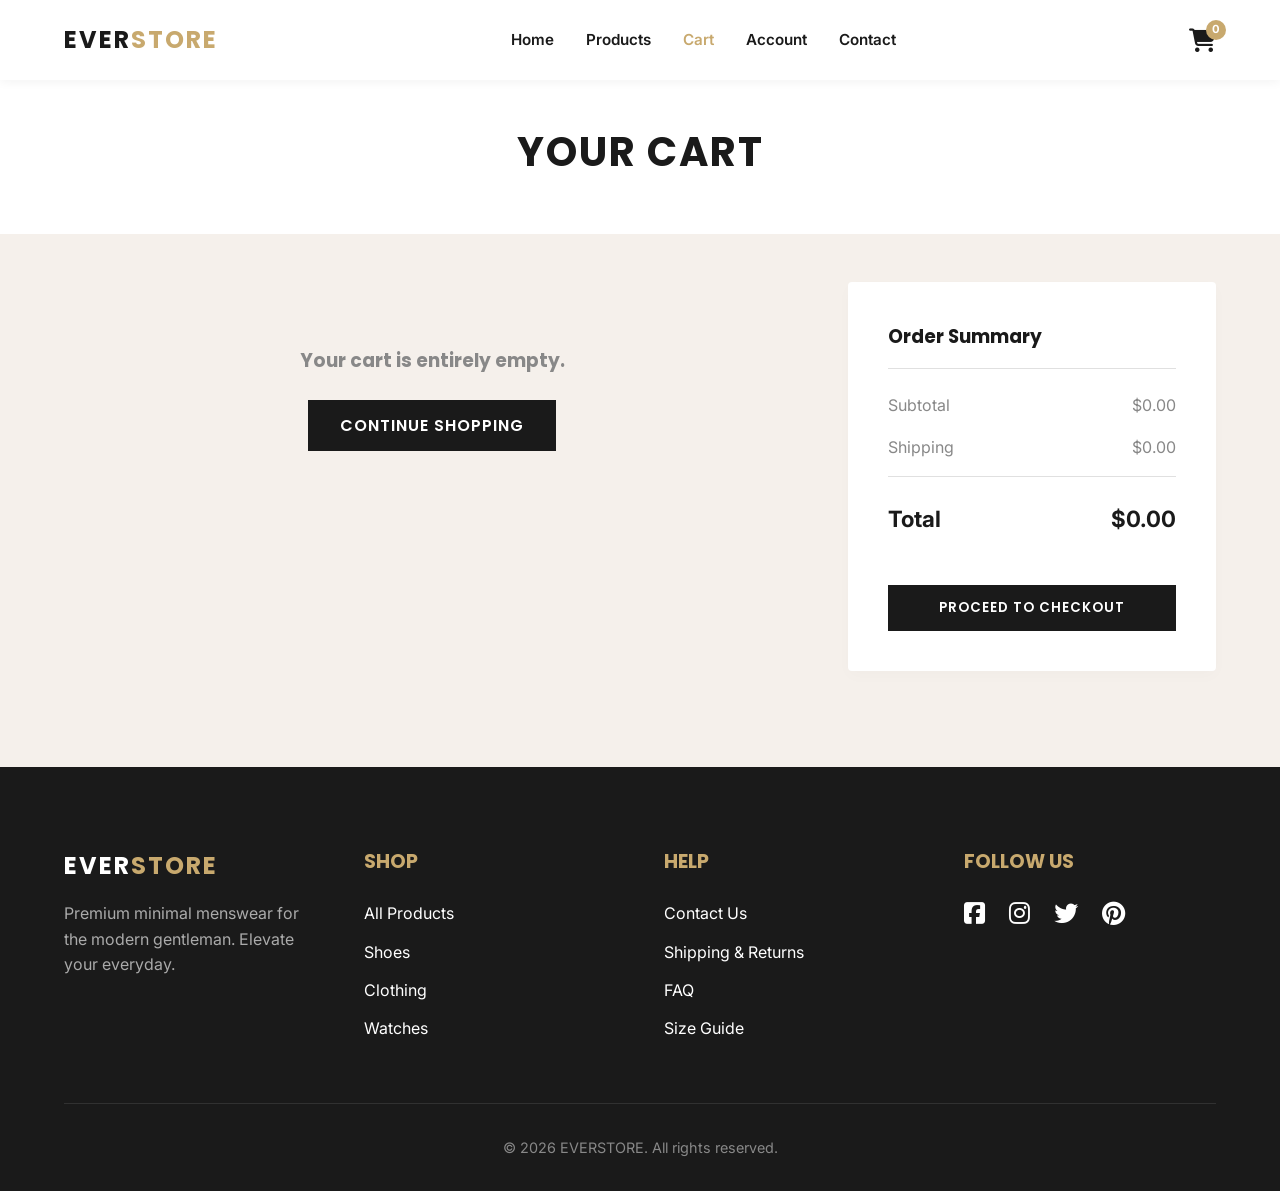
<file: cart.html>
<!DOCTYPE html>
<html lang="en">
<head>
    <meta charset="UTF-8">
    <meta name="viewport" content="width=device-width, initial-scale=1.0">
    <title>Shopping Cart | EVERSTORE</title>
    <link rel="stylesheet" href="style.css">
    <link rel="stylesheet" href="https://cdnjs.cloudflare.com/ajax/libs/font-awesome/6.4.0/css/all.min.css">
</head>
<body>

    <!-- Navbar -->
    <nav class="navbar">
        <div class="container nav-container">
            <a href="index.html" class="logo">EVER<span>STORE</span></a>
            <div class="nav-links">
                <a href="index.html">Home</a>
                <a href="products.html">Products</a>
                <a href="cart.html" class="active">Cart</a>
                <a href="account.html">Account</a>
                <a href="contact.html">Contact</a>
            </div>
            <div class="nav-icons">
                <a href="cart.html" class="cart-icon">
                    <i class="fas fa-shopping-cart"></i>
                    <span class="cart-count">0</span>
                </a>
                <div class="mobile-menu-btn"><i class="fas fa-bars"></i></div>
            </div>
        </div>
    </nav>

    <div class="page-header fade-in">
        <div class="container">
            <h1>Your Cart</h1>
        </div>
    </div>

    <section class="section" style="padding-top: 0; min-height: 50vh;">
        <div class="container cart-layout fade-in">
            <div class="cart-items-container">
                <!-- Cart items generated by script.js -->
            </div>
            <div class="order-summary">
                <h3>Order Summary</h3>
                <div class="summary-row">
                    <span>Subtotal</span>
                    <span class="summary-subtotal">$0.00</span>
                </div>
                <div class="summary-row">
                    <span>Shipping</span>
                    <span class="summary-shipping">$0.00</span>
                </div>
                <div class="summary-row summary-total">
                    <span>Total</span>
                    <span class="summary-total-val">$0.00</span>
                </div>
                <button class="btn checkout-btn" id="checkout-btn">Proceed to Checkout</button>
            </div>
        </div>
    </section>

    <!-- Footer -->
    <footer>
        <div class="container">
            <div class="footer-content">
                <div class="footer-col">
                    <a href="index.html" class="logo" style="color:white;">EVER<span style="color:var(--color-accent)">STORE</span></a>
                    <p style="margin-top: 1rem; color: #aaa;">Premium minimal menswear for the modern gentleman. Elevate your everyday.</p>
                </div>
                <div class="footer-col">
                    <h4>Shop</h4>
                    <ul class="footer-links">
                        <li><a href="products.html">All Products</a></li>
                        <li><a href="products.html">Shoes</a></li>
                        <li><a href="products.html">Clothing</a></li>
                        <li><a href="products.html">Watches</a></li>
                    </ul>
                </div>
                <div class="footer-col">
                    <h4>Help</h4>
                    <ul class="footer-links">
                        <li><a href="contact.html">Contact Us</a></li>
                        <li><a href="#">Shipping & Returns</a></li>
                        <li><a href="#">FAQ</a></li>
                        <li><a href="#">Size Guide</a></li>
                    </ul>
                </div>
                <div class="footer-col">
                    <h4>Follow Us</h4>
                    <div class="social-icons">
                        <a href="#"><i class="fab fa-facebook-square"></i></a>
                        <a href="#"><i class="fab fa-instagram"></i></a>
                        <a href="#"><i class="fab fa-twitter"></i></a>
                        <a href="#"><i class="fab fa-pinterest"></i></a>
                    </div>
                </div>
            </div>
            <div class="footer-bottom">
                <p>&copy; 2026 EVERSTORE. All rights reserved.</p>
            </div>
        </div>
    </footer>

    <script src="script.js"></script>
</body>
</html>
</file>
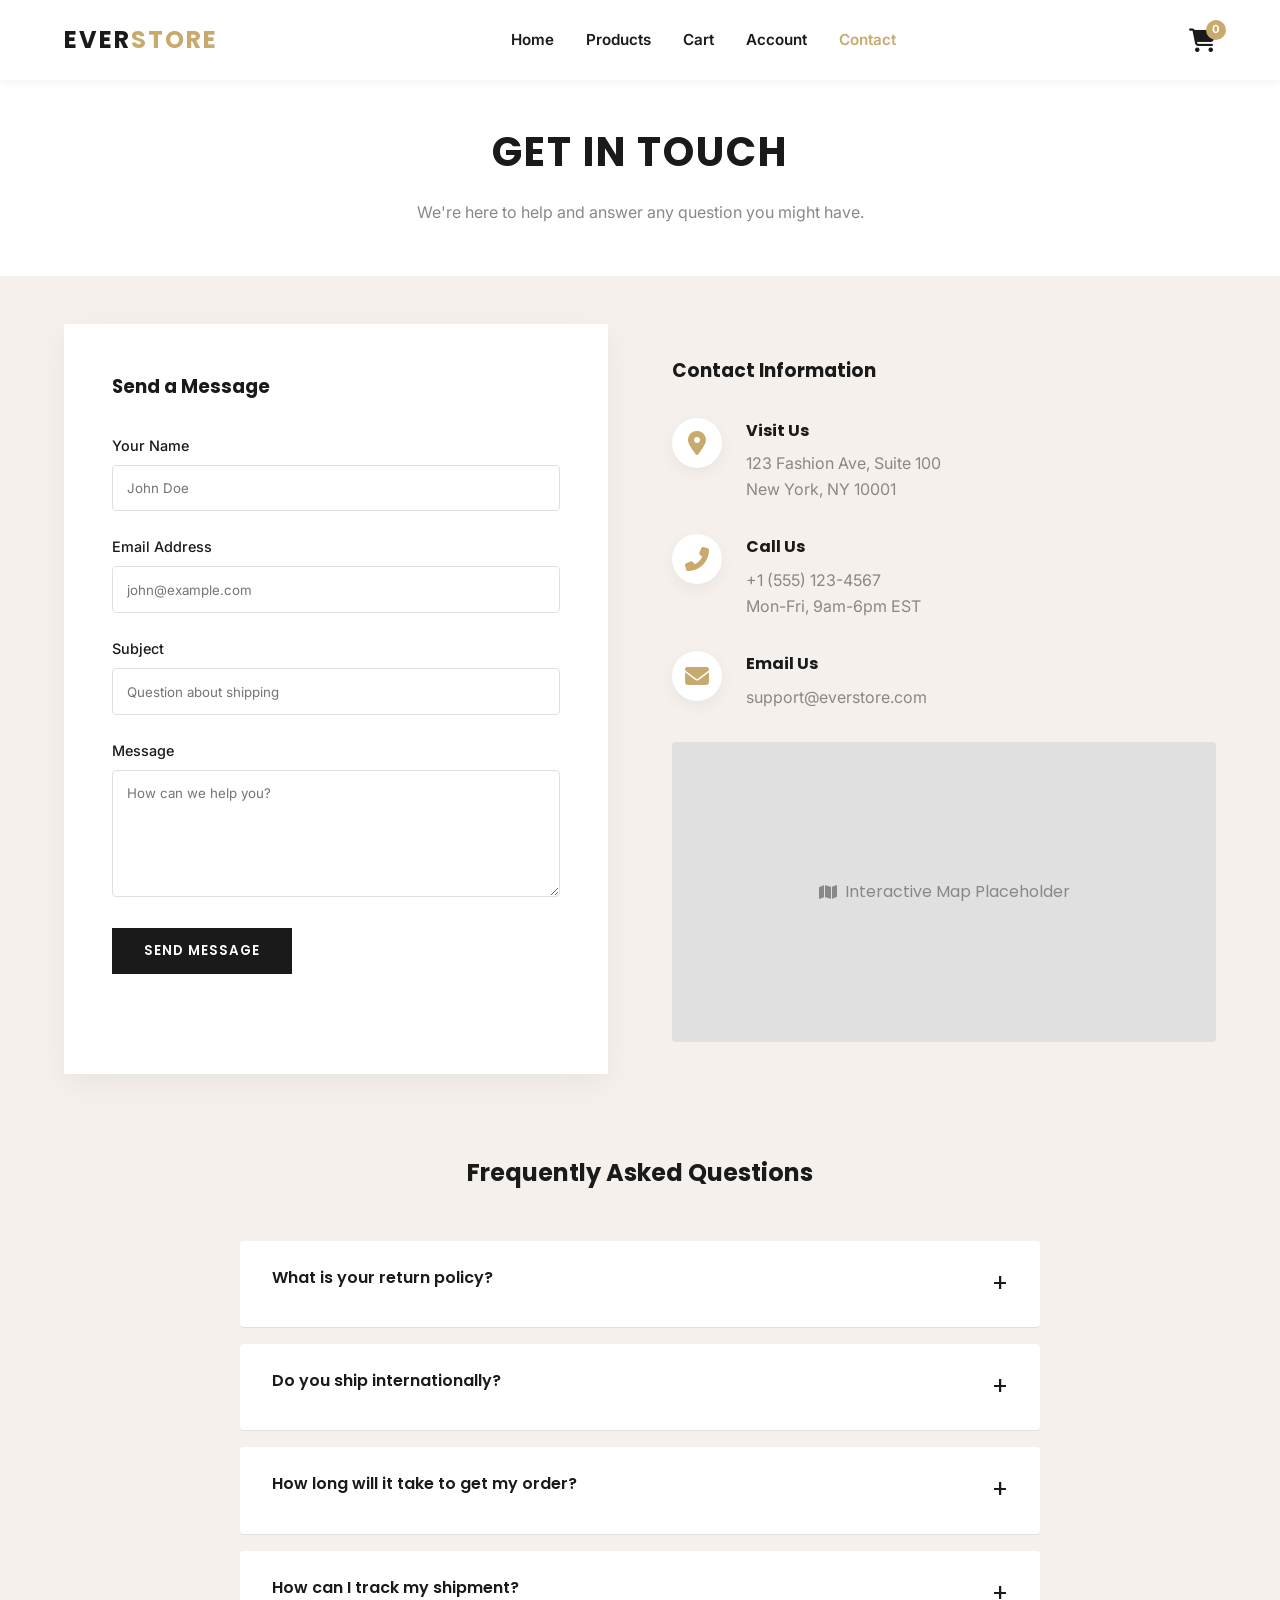
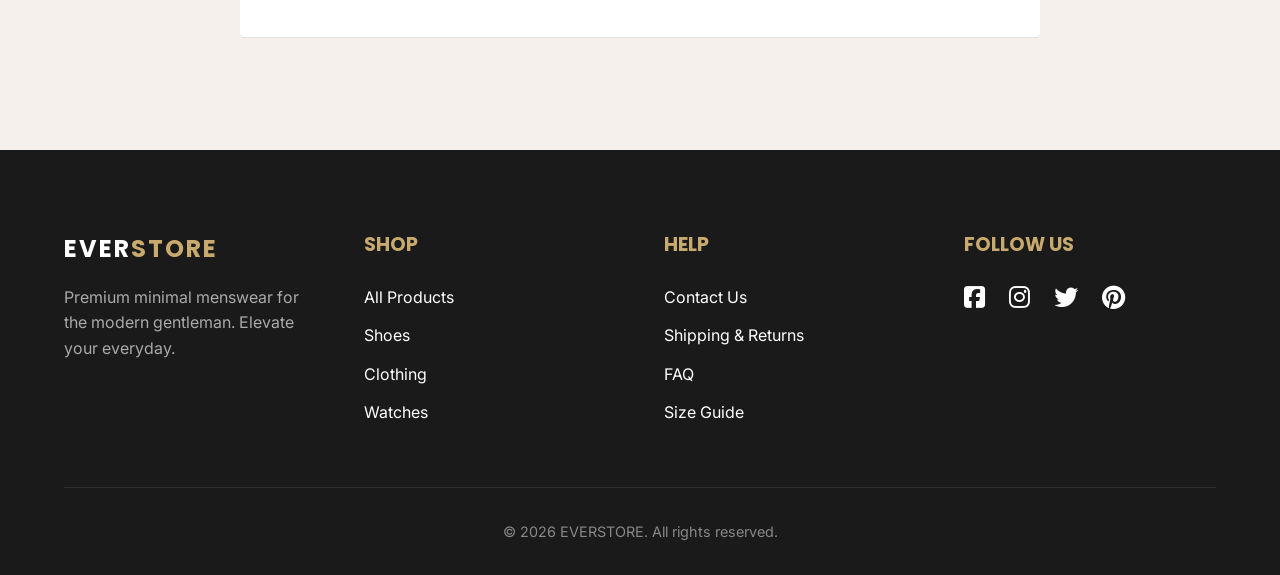
<file: contact.html>
<!DOCTYPE html>
<html lang="en">
<head>
    <meta charset="UTF-8">
    <meta name="viewport" content="width=device-width, initial-scale=1.0">
    <title>Contact Us | EVERSTORE</title>
    <link rel="stylesheet" href="style.css">
    <link rel="stylesheet" href="https://cdnjs.cloudflare.com/ajax/libs/font-awesome/6.4.0/css/all.min.css">
</head>
<body>

    <!-- Navbar -->
    <nav class="navbar">
        <div class="container nav-container">
            <a href="index.html" class="logo">EVER<span>STORE</span></a>
            <div class="nav-links">
                <a href="index.html">Home</a>
                <a href="products.html">Products</a>
                <a href="cart.html">Cart</a>
                <a href="account.html">Account</a>
                <a href="contact.html" class="active">Contact</a>
            </div>
            <div class="nav-icons">
                <a href="cart.html" class="cart-icon">
                    <i class="fas fa-shopping-cart"></i>
                    <span class="cart-count">0</span>
                </a>
                <div class="mobile-menu-btn"><i class="fas fa-bars"></i></div>
            </div>
        </div>
    </nav>

    <div class="page-header fade-in">
        <div class="container">
            <h1>Get In Touch</h1>
            <p style="color: var(--color-gray); margin-top: 1rem;">We're here to help and answer any question you might have.</p>
        </div>
    </div>

    <section class="section" style="padding-top: 0;">
        <div class="container">
            <div class="contact-layout fade-in">
                <!-- Form -->
                <div class="contact-form-container">
                    <h3 style="margin-bottom: 2rem;">Send a Message</h3>
                    <form id="contact-form">
                        <div class="form-group">
                            <label>Your Name</label>
                            <input type="text" required placeholder="John Doe">
                        </div>
                        <div class="form-group">
                            <label>Email Address</label>
                            <input type="email" required placeholder="john@example.com">
                        </div>
                        <div class="form-group">
                            <label>Subject</label>
                            <input type="text" required placeholder="Question about shipping">
                        </div>
                        <div class="form-group">
                            <label>Message</label>
                            <textarea required rows="6" placeholder="How can we help you?"></textarea>
                        </div>
                        <button type="submit" class="btn">Send Message</button>
                    </form>
                </div>
                
                <!-- Info -->
                <div class="contact-info-wrap">
                    <h3 style="margin-bottom: 2rem;">Contact Information</h3>
                    <div class="contact-info-item">
                        <div class="contact-info-icon"><i class="fas fa-map-marker-alt"></i></div>
                        <div>
                            <h4>Visit Us</h4>
                            <p style="color: var(--color-gray); margin-top: 0.5rem;">123 Fashion Ave, Suite 100<br>New York, NY 10001</p>
                        </div>
                    </div>
                    <div class="contact-info-item">
                        <div class="contact-info-icon"><i class="fas fa-phone-alt"></i></div>
                        <div>
                            <h4>Call Us</h4>
                            <p style="color: var(--color-gray); margin-top: 0.5rem;">+1 (555) 123-4567<br>Mon-Fri, 9am-6pm EST</p>
                        </div>
                    </div>
                    <div class="contact-info-item">
                        <div class="contact-info-icon"><i class="fas fa-envelope"></i></div>
                        <div>
                            <h4>Email Us</h4>
                            <p style="color: var(--color-gray); margin-top: 0.5rem;">support@everstore.com</p>
                        </div>
                    </div>

                    <div class="map-placeholder">
                        <i class="fas fa-map" style="margin-right: 0.5rem;"></i> Interactive Map Placeholder
                    </div>
                </div>
            </div>

            <!-- FAQ Segment -->
            <div class="faq-section fade-in">
                <h2 style="text-align: center; margin-bottom: 3rem;">Frequently Asked Questions</h2>
                <div class="faq-accordion" style="max-width: 800px; margin: 0 auto;">
                    <div class="faq-item">
                        <div class="faq-question">What is your return policy?</div>
                        <div class="faq-answer">
                            <p>We accept returns within 30 days of the original purchase. The item must be unused and in the same condition that you received it. It must also be in the original packaging.</p>
                        </div>
                    </div>
                    <div class="faq-item">
                        <div class="faq-question">Do you ship internationally?</div>
                        <div class="faq-answer">
                            <p>Yes, we ship globally! Shipping costs will apply, and will be added at checkout. We run discounts and promotions all year, so stay tuned for exclusive deals.</p>
                        </div>
                    </div>
                    <div class="faq-item">
                        <div class="faq-question">How long will it take to get my order?</div>
                        <div class="faq-answer">
                            <p>It depends on where you are. Orders processed here will take 5-7 business days to arrive. Overseas deliveries can take anywhere from 7-16 days. Delivery details will be provided in your confirmation email.</p>
                        </div>
                    </div>
                    <div class="faq-item">
                        <div class="faq-question">How can I track my shipment?</div>
                        <div class="faq-answer">
                            <p>Once your order has been dispatched, we will send you a confirmation email with tracking information. You will be able to track your package directly on the carrier's website.</p>
                        </div>
                    </div>
                </div>
            </div>
        </div>
    </section>

    <!-- Footer -->
    <footer>
        <div class="container">
            <div class="footer-content">
                <div class="footer-col">
                    <a href="index.html" class="logo" style="color:white;">EVER<span style="color:var(--color-accent)">STORE</span></a>
                    <p style="margin-top: 1rem; color: #aaa;">Premium minimal menswear for the modern gentleman. Elevate your everyday.</p>
                </div>
                <div class="footer-col">
                    <h4>Shop</h4>
                    <ul class="footer-links">
                        <li><a href="products.html">All Products</a></li>
                        <li><a href="products.html">Shoes</a></li>
                        <li><a href="products.html">Clothing</a></li>
                        <li><a href="products.html">Watches</a></li>
                    </ul>
                </div>
                <div class="footer-col">
                    <h4>Help</h4>
                    <ul class="footer-links">
                        <li><a href="contact.html">Contact Us</a></li>
                        <li><a href="#">Shipping & Returns</a></li>
                        <li><a href="#">FAQ</a></li>
                        <li><a href="#">Size Guide</a></li>
                    </ul>
                </div>
                <div class="footer-col">
                    <h4>Follow Us</h4>
                    <div class="social-icons">
                        <a href="#"><i class="fab fa-facebook-square"></i></a>
                        <a href="#"><i class="fab fa-instagram"></i></a>
                        <a href="#"><i class="fab fa-twitter"></i></a>
                        <a href="#"><i class="fab fa-pinterest"></i></a>
                    </div>
                </div>
            </div>
            <div class="footer-bottom">
                <p>&copy; 2026 EVERSTORE. All rights reserved.</p>
            </div>
        </div>
    </footer>

    <script src="script.js"></script>
</body>
</html>
</file>
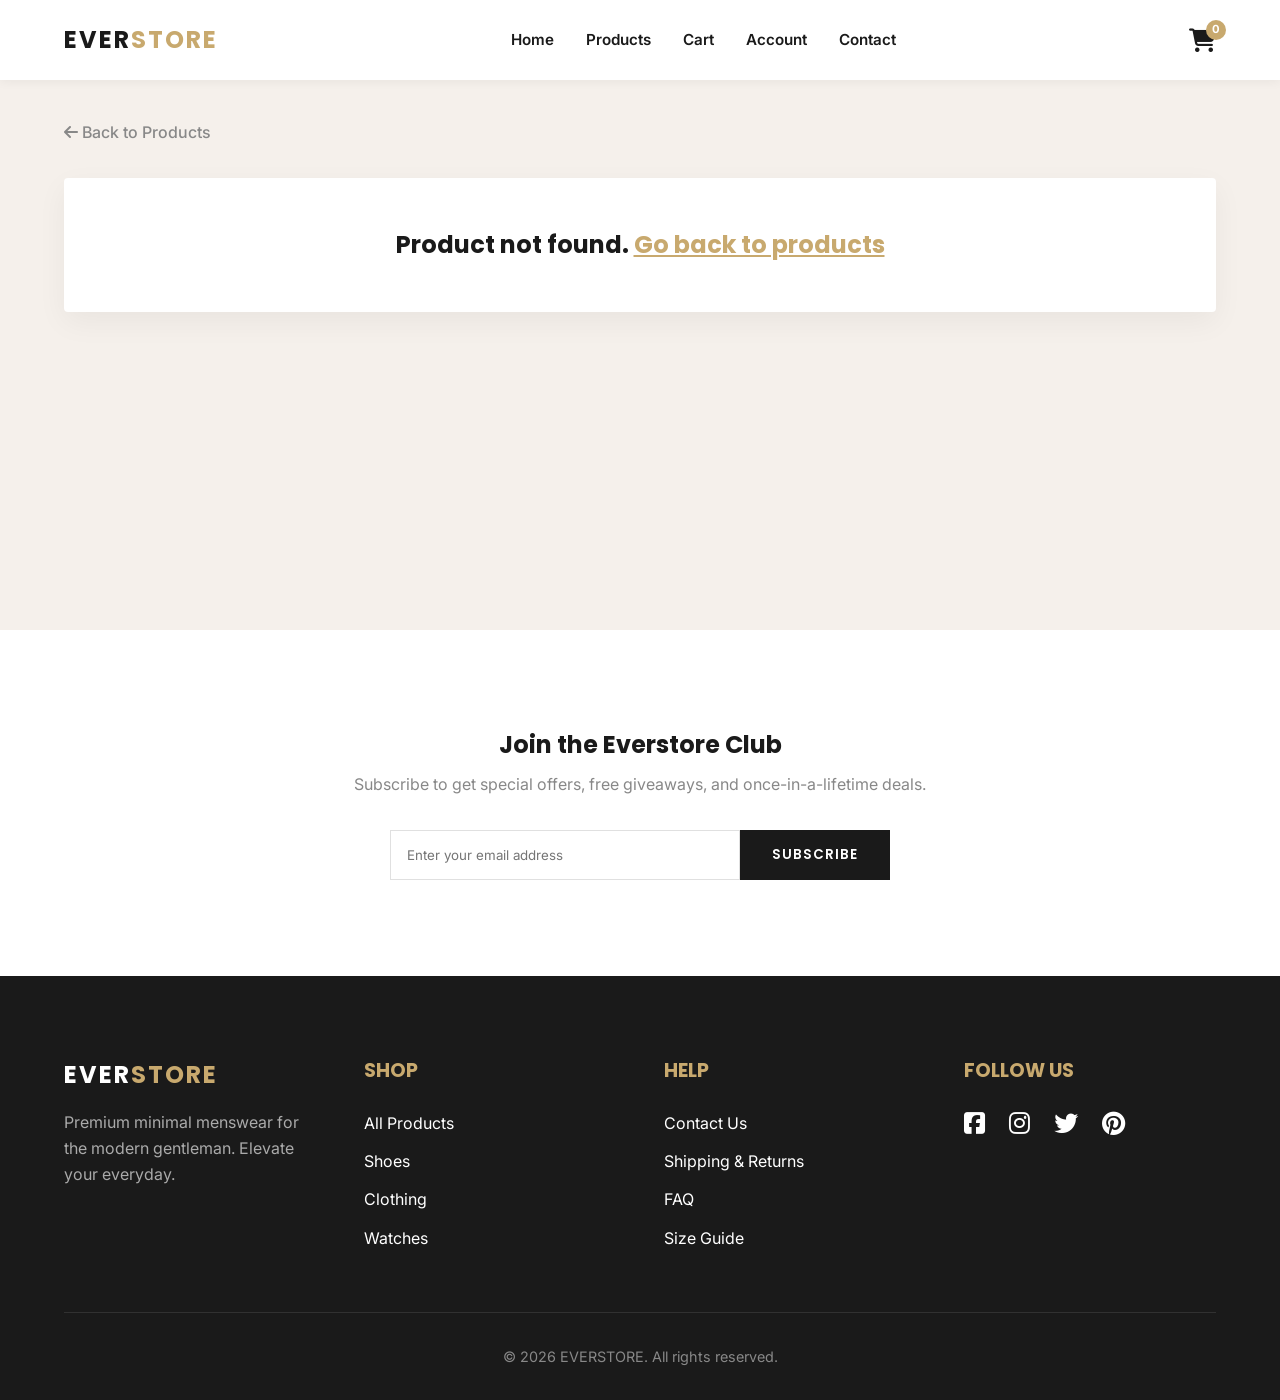
<file: product-detail.html>
<!DOCTYPE html>
<html lang="en">
<head>
    <meta charset="UTF-8">
    <meta name="viewport" content="width=device-width, initial-scale=1.0">
    <title>Product Details | EVERSTORE</title>
    <link rel="stylesheet" href="style.css">
    <link rel="stylesheet" href="https://cdnjs.cloudflare.com/ajax/libs/font-awesome/6.4.0/css/all.min.css">
</head>
<body>

    <!-- Navbar -->
    <nav class="navbar">
        <div class="container nav-container">
            <a href="index.html" class="logo">EVER<span>STORE</span></a>
            <div class="nav-links">
                <a href="index.html">Home</a>
                <a href="products.html">Products</a>
                <a href="cart.html">Cart</a>
                <a href="account.html">Account</a>
                <a href="contact.html">Contact</a>
            </div>
            <div class="nav-icons">
                <a href="cart.html" class="cart-icon">
                    <i class="fas fa-shopping-cart"></i>
                    <span class="cart-count">0</span>
                </a>
                <div class="mobile-menu-btn"><i class="fas fa-bars"></i></div>
            </div>
        </div>
    </nav>

    <!-- Product Detail Section -->
    <section class="section product-detail-section" style="padding-top: 120px; min-height: 70vh;">
        <div class="container">
            <a href="products.html" class="back-link"><i class="fas fa-arrow-left"></i> Back to Products</a>
            <div class="product-detail-container fade-in" id="product-detail-container">
                <!-- Content will be injected via JS -->
            </div>
        </div>
    </section>

    <!-- Newsletter Section -->
    <section class="section newsletter-section fade-in" style="background-color: var(--color-white);">
        <div class="container">
            <h2>Join the Everstore Club</h2>
            <p style="color: var(--color-gray); margin-top: 0.5rem;">Subscribe to get special offers, free giveaways, and once-in-a-lifetime deals.</p>
            <form class="newsletter-form" onsubmit="event.preventDefault(); alert('Thanks for subscribing!');">
                <input type="email" placeholder="Enter your email address" required>
                <button type="submit" class="btn">Subscribe</button>
            </form>
        </div>
    </section>

    <!-- Footer -->
    <footer>
        <div class="container">
            <div class="footer-content">
                <div class="footer-col">
                    <a href="index.html" class="logo" style="color:white;">EVER<span style="color:var(--color-accent)">STORE</span></a>
                    <p style="margin-top: 1rem; color: #aaa;">Premium minimal menswear for the modern gentleman. Elevate your everyday.</p>
                </div>
                <div class="footer-col">
                    <h4>Shop</h4>
                    <ul class="footer-links">
                        <li><a href="products.html">All Products</a></li>
                        <li><a href="products.html">Shoes</a></li>
                        <li><a href="products.html">Clothing</a></li>
                        <li><a href="products.html">Watches</a></li>
                    </ul>
                </div>
                <div class="footer-col">
                    <h4>Help</h4>
                    <ul class="footer-links">
                        <li><a href="contact.html">Contact Us</a></li>
                        <li><a href="#">Shipping & Returns</a></li>
                        <li><a href="#">FAQ</a></li>
                        <li><a href="#">Size Guide</a></li>
                    </ul>
                </div>
                <div class="footer-col">
                    <h4>Follow Us</h4>
                    <div class="social-icons">
                        <a href="#"><i class="fab fa-facebook-square"></i></a>
                        <a href="#"><i class="fab fa-instagram"></i></a>
                        <a href="#"><i class="fab fa-twitter"></i></a>
                        <a href="#"><i class="fab fa-pinterest"></i></a>
                    </div>
                </div>
            </div>
            <div class="footer-bottom">
                <p>&copy; 2026 EVERSTORE. All rights reserved.</p>
            </div>
        </div>
    </footer>

    <script src="script.js"></script>
</body>
</html>
</file>
<file: style.css>
@import url('https://fonts.googleapis.com/css2?family=Inter:wght@300;400;500;600&family=Poppins:wght@500;600;700&display=swap');

:root {
  --color-dark: #1a1a1a;
  --color-accent: #c8a96e;
  --color-offwhite: #f5f0eb;
  --color-white: #ffffff;
  --color-gray: #888888;
  --color-lightgray: #e0e0e0;
  
  --font-heading: 'Poppins', sans-serif;
  --font-body: 'Inter', sans-serif;
}

* {
  margin: 0;
  padding: 0;
  box-sizing: border-box;
}

body {
  font-family: var(--font-body);
  color: var(--color-dark);
  background-color: var(--color-offwhite);
  line-height: 1.6;
  overflow-x: hidden;
}

h1, h2, h3, h4, h5, h6 {
  font-family: var(--font-heading);
}

a {
  text-decoration: none;
  color: inherit;
  transition: color 0.3s ease;
}

ul {
  list-style: none;
}

img {
  max-width: 100%;
  display: block;
}

.container {
  width: 90%;
  max-width: 1200px;
  margin: 0 auto;
}

/* Navbar */
.navbar {
  position: fixed;
  top: 0; left: 0; right: 0;
  background-color: var(--color-white);
  box-shadow: 0 2px 10px rgba(0,0,0,0.05);
  z-index: 1000;
}

.nav-container {
  display: flex;
  justify-content: space-between;
  align-items: center;
  height: 80px;
}

.logo {
  font-family: var(--font-heading);
  font-size: 1.5rem;
  font-weight: 700;
  letter-spacing: 2px;
  color: var(--color-dark);
}

.logo span {
    color: var(--color-accent);
}

.nav-links {
  display: flex;
  gap: 2rem;
}

.nav-links a {
  font-weight: 600;
  font-size: 0.95rem;
}

.nav-links a:hover,
.nav-links a.active {
  color: var(--color-accent);
}

.nav-icons {
  display: flex;
  align-items: center;
  gap: 1.5rem;
}

.cart-icon {
  position: relative;
  font-size: 1.5rem;
  cursor: pointer;
  display: flex;
  align-items: center;
}

.cart-icon:hover {
  color: var(--color-accent);
}

.cart-count {
  position: absolute;
  top: -8px;
  right: -10px;
  background-color: var(--color-accent);
  color: var(--color-white);
  font-size: 0.7rem;
  font-weight: 700;
  width: 20px;
  height: 20px;
  border-radius: 50%;
  display: flex;
  justify-content: center;
  align-items: center;
}

.mobile-menu-btn {
  display: none;
  font-size: 1.5rem;
  cursor: pointer;
}

/* Button */
.btn {
  display: inline-block;
  padding: 0.8rem 2rem;
  background-color: var(--color-dark);
  color: var(--color-white);
  font-family: var(--font-heading);
  font-weight: 600;
  border: none;
  cursor: pointer;
  transition: all 0.3s ease;
  text-transform: uppercase;
  letter-spacing: 1px;
  text-align: center;
}

.btn:hover {
  background-color: var(--color-accent);
}

.btn.full {
  width: 100%;
}

.btn-outline {
  background-color: transparent;
  color: var(--color-dark);
  border: 1px solid var(--color-dark);
}

.btn-outline:hover {
  background-color: var(--color-dark);
  color: var(--color-white);
}

/* Page Header */
.page-header {
  padding: 120px 0 50px;
  text-align: center;
  background-color: var(--color-white);
  margin-bottom: 3rem;
}

.page-header h1 {
  font-size: 2.5rem;
  text-transform: uppercase;
  letter-spacing: 2px;
}

/* Hero */
.hero {
  height: 100vh;
  background: linear-gradient(rgba(26,26,26,0.5), rgba(26,26,26,0.6)), url('https://images.unsplash.com/photo-1617137968427-85924c800a22?auto=format&fit=crop&q=80&w=1920') center/cover;
  display: flex;
  align-items: center;
  color: var(--color-white);
  padding-top: 80px; 
}

.hero-content {
  max-width: 600px;
}

.hero-content h1 {
  font-size: 4.5rem;
  line-height: 1.1;
  margin-bottom: 1.5rem;
  animation: slideUp 1s ease;
}

.hero-content p {
  font-size: 1.2rem;
  margin-bottom: 2.5rem;
  color: var(--color-offwhite);
  animation: slideUp 1.2s ease;
}

@keyframes slideUp {
  from { opacity: 0; transform: translateY(30px); }
  to { opacity: 1; transform: translateY(0); }
}

/* Sections */
.section {
  padding: 6rem 0;
}

.section-title {
  text-align: center;
  font-size: 2.5rem;
  margin-bottom: 3rem;
  text-transform: uppercase;
  letter-spacing: 2px;
}

/* Categories */
.categories-grid {
  display: grid;
  grid-template-columns: repeat(3, 1fr);
  gap: 2rem;
}

.category-card {
  position: relative;
  height: 450px;
  overflow: hidden;
  cursor: pointer;
}

.category-card img {
  width: 100%;
  height: 100%;
  object-fit: cover;
  transition: transform 0.6s ease;
}

.category-card:hover img {
  transform: scale(1.08);
}

.category-card .overlay {
  position: absolute;
  inset: 0;
  background: linear-gradient(to top, rgba(0,0,0,0.8), transparent);
  display: flex;
  align-items: flex-end;
  justify-content: center;
  padding: 2.5rem;
}

.category-card h3 {
  color: var(--color-white);
  font-size: 1.8rem;
  text-transform: uppercase;
  letter-spacing: 2px;
  transition: transform 0.3s ease;
}
.category-card:hover h3 {
    transform: translateY(-10px);
}

/* Product Grid */
.products-grid {
  display: grid;
  grid-template-columns: repeat(4, 1fr);
  gap: 2rem;
}

.product-card {
  background-color: var(--color-white);
  border-radius: 4px;
  overflow: hidden;
  transition: transform 0.3s ease, box-shadow 0.3s ease;
  position: relative;
}

.product-card:hover {
  transform: translateY(-8px);
  box-shadow: 0 15px 30px rgba(0,0,0,0.08);
}

.product-img-wrapper {
  position: relative;
  overflow: hidden;
  aspect-ratio: 4/5;
}

.product-img-wrapper img {
  width: 100%;
  height: 100%;
  object-fit: cover;
}

.quick-view {
  position: absolute;
  bottom: -60px;
  left: 0;
  right: 0;
  background-color: rgba(255,255,255,0.95);
  padding: 1rem;
  text-align: center;
  font-weight: 600;
  cursor: pointer;
  transition: bottom 0.3s ease;
}

.product-img-wrapper:hover .quick-view {
  bottom: 0;
}
.quick-view:hover {
    color: var(--color-accent);
}

.product-info {
  padding: 1.5rem;
  text-align: center;
}

.product-category {
  font-size: 0.8rem;
  color: var(--color-gray);
  text-transform: uppercase;
  letter-spacing: 1.5px;
  margin-bottom: 0.5rem;
}

.product-name {
  font-size: 1.1rem;
  margin-bottom: 0.5rem;
  font-weight: 600;
}

.product-rating {
  color: var(--color-accent);
  margin-bottom: 0.5rem;
  font-size: 0.9rem;
}

.product-price {
  font-weight: 600;
  font-size: 1.2rem;
  margin-bottom: 1.2rem;
}

.add-to-cart {
  width: 100%;
  padding: 0.8rem;
  background-color: var(--color-dark);
  color: var(--color-white);
  border: none;
  font-family: var(--font-heading);
  font-weight: 600;
  text-transform: uppercase;
  cursor: pointer;
  transition: background-color 0.3s ease;
}

.add-to-cart:hover {
  background-color: var(--color-accent);
}

/* Newsletter Section */
.newsletter-section {
    background-color: var(--color-white);
    text-align: center;
}
.newsletter-form {
    max-width: 500px;
    margin: 2rem auto 0;
    display: flex;
}
.newsletter-form input {
    flex-grow: 1;
    padding: 1rem;
    border: 1px solid var(--color-lightgray);
    font-family: var(--font-body);
}
.newsletter-form button {
    border-radius: 0;
}

/* Footer */
footer {
  background-color: var(--color-dark);
  color: var(--color-white);
  padding: 5rem 0 2rem;
}

.footer-content {
  display: grid;
  grid-template-columns: repeat(4, 1fr);
  gap: 3rem;
  margin-bottom: 3rem;
}

.footer-col h4 {
  font-size: 1.2rem;
  margin-bottom: 1.5rem;
  color: var(--color-accent);
  text-transform: uppercase;
}

.footer-links li {
  margin-bottom: 0.8rem;
}

.footer-links a:hover {
  color: var(--color-accent);
}

.social-icons {
  display: flex;
  gap: 1.5rem;
}

.social-icons a {
  font-size: 1.5rem;
  line-height: 1;
}

.footer-bottom {
  text-align: center;
  border-top: 1px solid rgba(255,255,255,0.1);
  padding-top: 2rem;
  font-size: 0.9rem;
  color: var(--color-gray);
}

/* Filters */
.filter-bar {
  display: flex;
  justify-content: center;
  flex-wrap: wrap;
  gap: 2rem;
  margin-bottom: 4rem;
}

.filter-btn {
  background: none;
  border: none;
  font-family: var(--font-heading);
  font-size: 1.1rem;
  color: var(--color-gray);
  cursor: pointer;
  padding-bottom: 0.5rem;
  transition: all 0.3s ease;
}

.filter-btn.active, .filter-btn:hover {
  color: var(--color-dark);
  border-bottom: 2px solid var(--color-accent);
}

/* Cart Page */
.cart-layout {
  display: grid;
  grid-template-columns: 2fr 1fr;
  gap: 3rem;
}

.cart-items {
  background: var(--color-white);
  padding: 2rem;
  border-radius: 4px;
  box-shadow: 0 5px 15px rgba(0,0,0,0.02);
}

.cart-item {
  display: flex;
  align-items: center;
  gap: 2rem;
  padding: 1.5rem 0;
  border-bottom: 1px solid var(--color-lightgray);
}
.cart-item:last-child {
    border-bottom: none;
}

.cart-item-img {
  width: 100px;
  height: 120px;
  object-fit: cover;
  border-radius: 4px;
}

.cart-item-info {
  flex-grow: 1;
}

.cart-item-info h4 {
  margin-bottom: 0.5rem;
  font-size: 1.1rem;
}

.cart-qty {
  display: flex;
  align-items: center;
  gap: 1rem;
}

.qty-btn {
  background: var(--color-offwhite);
  border: 1px solid var(--color-lightgray);
  width: 35px;
  height: 35px;
  display: flex;
  align-items: center;
  justify-content: center;
  cursor: pointer;
  font-size: 1.2rem;
  transition: background 0.3s;
}
.qty-btn:hover {
    background: var(--color-lightgray);
}

.remove-btn {
  color: #ff4d4d;
  background: none;
  border: none;
  cursor: pointer;
  font-size: 1.5rem;
  padding: 0.5rem;
}

.order-summary {
  background: var(--color-white);
  padding: 2.5rem;
  border-radius: 4px;
  height: fit-content;
  box-shadow: 0 5px 15px rgba(0,0,0,0.02);
}
.order-summary h3 {
    margin-bottom: 1.5rem;
    padding-bottom: 1rem;
    border-bottom: 1px solid var(--color-lightgray);
}

.summary-row {
  display: flex;
  justify-content: space-between;
  margin-bottom: 1rem;
  color: var(--color-gray);
}

.summary-total {
  font-weight: 700;
  font-size: 1.4rem;
  border-top: 1px solid var(--color-lightgray);
  padding-top: 1.5rem;
  margin-top: 1rem;
  color: var(--color-dark);
}

.checkout-btn {
  width: 100%;
  margin-top: 2rem;
}

/* Account Page */
.account-container {
    padding-top: 120px;
    padding-bottom: 5rem;
    max-width: 500px;
    margin: 0 auto;
}
.account-box {
    background: var(--color-white);
    padding: 3rem;
    border-radius: 4px;
    box-shadow: 0 10px 30px rgba(0,0,0,0.05);
}
.tabs-header {
    display: flex;
    justify-content: center;
    gap: 2rem;
    margin-bottom: 2.5rem;
    border-bottom: 1px solid var(--color-lightgray);
}
.tab-btn {
    background: none;
    border: none;
    font-size: 1.2rem;
    font-family: var(--font-heading);
    padding-bottom: 1rem;
    cursor: pointer;
    color: var(--color-gray);
    font-weight: 500;
}
.tab-btn.active {
    color: var(--color-dark);
    border-bottom: 2px solid var(--color-accent);
}
.tab-content {
    display: none;
}
.tab-content.active {
    display: block;
    animation: fadeIn 0.4s ease;
}
@keyframes fadeIn {
    from { opacity: 0; transform: translateY(10px); }
    to { opacity: 1; transform: translateY(0); }
}
.form-group {
    margin-bottom: 1.5rem;
}
.form-group label {
    display: block;
    margin-bottom: 0.5rem;
    font-weight: 500;
    font-size: 0.9rem;
}
.form-group input, .form-group textarea {
    width: 100%;
    padding: 0.9rem;
    border: 1px solid var(--color-lightgray);
    border-radius: 4px;
    font-family: var(--font-body);
    transition: border-color 0.3s;
}
.form-group input:focus, .form-group textarea:focus {
    outline: none;
    border-color: var(--color-accent);
}

.dashboard-header {
    text-align: center;
    margin-bottom: 3rem;
}
.dashboard-header img {
    width: 120px;
    height: 120px;
    border-radius: 50%;
    margin: 0 auto 1.5rem;
    object-fit: cover;
    border: 3px solid var(--color-offwhite);
    box-shadow: 0 5px 15px rgba(0,0,0,0.1);
}

/* Contact Page */
.contact-layout {
    display: grid;
    grid-template-columns: 1fr 1fr;
    gap: 4rem;
}
.contact-form-container {
    background: var(--color-white);
    padding: 3rem;
    box-shadow: 0 10px 30px rgba(0,0,0,0.05);
}
.contact-info-wrap {
    padding: 2rem 0;
}
.contact-info-item {
    margin-bottom: 2rem;
    display: flex;
    align-items: flex-start;
    gap: 1.5rem;
}
.contact-info-icon {
    width: 50px;
    height: 50px;
    background: var(--color-white);
    border-radius: 50%;
    display: flex;
    align-items: center;
    justify-content: center;
    color: var(--color-accent);
    font-size: 1.5rem;
    box-shadow: 0 5px 15px rgba(0,0,0,0.05);
    flex-shrink: 0;
}
.faq-section {
    margin-top: 5rem;
}
.faq-item {
    border-bottom: 1px solid var(--color-lightgray);
    background: var(--color-white);
    margin-bottom: 1rem;
    border-radius: 4px;
}
.faq-question {
    padding: 1.5rem 2rem;
    cursor: pointer;
    font-weight: 600;
    display: flex;
    justify-content: space-between;
    font-family: var(--font-heading);
}
.faq-answer {
    max-height: 0;
    overflow: hidden;
    transition: max-height 0.3s ease, padding 0.3s ease;
    color: var(--color-gray);
    padding: 0 2rem;
}
.faq-item.active .faq-answer {
    max-height: 300px;
    padding-bottom: 1.5rem;
}
.faq-item.active .faq-question::after {
    content: '-';
    color: var(--color-accent);
}
.faq-question::after {
    content: '+';
    font-size: 1.5rem;
    font-weight: 400;
}

/* Map placeholder */
.map-placeholder {
    width: 100%;
    height: 300px;
    background-color: var(--color-lightgray);
    display: flex;
    align-items: center;
    justify-content: center;
    color: var(--color-gray);
    font-family: var(--font-heading);
    margin-top: 2rem;
    border-radius: 4px;
}

/* Toast */
.toast {
  position: fixed;
  bottom: 30px;
  left: 50%;
  transform: translateX(-50%) translateY(100px);
  background-color: var(--color-dark);
  color: var(--color-white);
  padding: 1rem 2rem;
  border-radius: 4px;
  font-weight: 500;
  opacity: 0;
  transition: all 0.4s cubic-bezier(0.175, 0.885, 0.32, 1.275);
  z-index: 2000;
  box-shadow: 0 10px 25px rgba(0,0,0,0.2);
}

.toast.show {
  transform: translateX(-50%) translateY(0);
  opacity: 1;
}

/* Intersection Observer fade-in */
.fade-in {
  opacity: 0;
  transform: translateY(40px);
  transition: opacity 0.8s ease, transform 0.8s ease;
}

.fade-in.appear {
  opacity: 1;
  transform: translateY(0);
}

/* Product Detail */
.back-link {
    display: inline-block;
    margin-bottom: 2rem;
    color: var(--color-gray);
    text-decoration: none;
    font-weight: 500;
    transition: all 0.3s ease;
}
.back-link:hover {
    color: var(--color-dark);
    transform: translateX(-5px);
}
.product-detail-container {
    display: grid;
    grid-template-columns: 1fr 1fr;
    gap: 4rem;
    align-items: start;
    background: var(--color-white);
    padding: 3rem;
    border-radius: 4px;
    box-shadow: 0 10px 30px rgba(0,0,0,0.05);
}
.product-detail-img {
    width: 100%;
    border-radius: 4px;
    box-shadow: 0 5px 15px rgba(0,0,0,0.05);
    object-fit: cover;
    aspect-ratio: 4/5;
}
.product-detail-info h1 {
    font-size: 2.5rem;
    margin-bottom: 1rem;
    color: var(--color-dark);
}
.product-detail-price {
    font-size: 1.8rem;
    color: var(--color-dark);
    font-weight: 700;
    margin: 1rem 0 2rem;
}
.product-detail-desc {
    color: var(--color-gray);
    line-height: 1.8;
    margin-bottom: 2.5rem;
}
.detail-actions {
    display: flex;
    gap: 1rem;
    align-items: center;
}

/* Responsive */
@media (max-width: 1024px) {
  .products-grid { grid-template-columns: repeat(3, 1fr); }
}

@media (max-width: 900px) {
  .hero-content h1 { font-size: 3.5rem; }
  .categories-grid { grid-template-columns: 1fr; }
  .products-grid { grid-template-columns: repeat(2, 1fr); }
  .footer-content { grid-template-columns: repeat(2, 1fr); }
  .cart-layout { grid-template-columns: 1fr; }
  .contact-layout { grid-template-columns: 1fr; gap: 3rem;}
  .product-detail-container { grid-template-columns: 1fr; gap: 2rem; padding: 2rem; }
}

@media (max-width: 600px) {
  .nav-links {
    position: absolute;
    top: 80px;
    left: -100%;
    flex-direction: column;
    background: var(--color-white);
    width: 100%;
    padding: 2rem;
    box-shadow: 0 10px 10px rgba(0,0,0,0.05);
    transition: left 0.3s ease;
    text-align: center;
  }
  .nav-links.active { left: 0; }
  .mobile-menu-btn { display: block; }
  .products-grid { grid-template-columns: 1fr; }
  .footer-content { grid-template-columns: 1fr; }
  .hero-content h1 { font-size: 2.8rem; }
  .section { padding: 4rem 0; }
}
</file>
